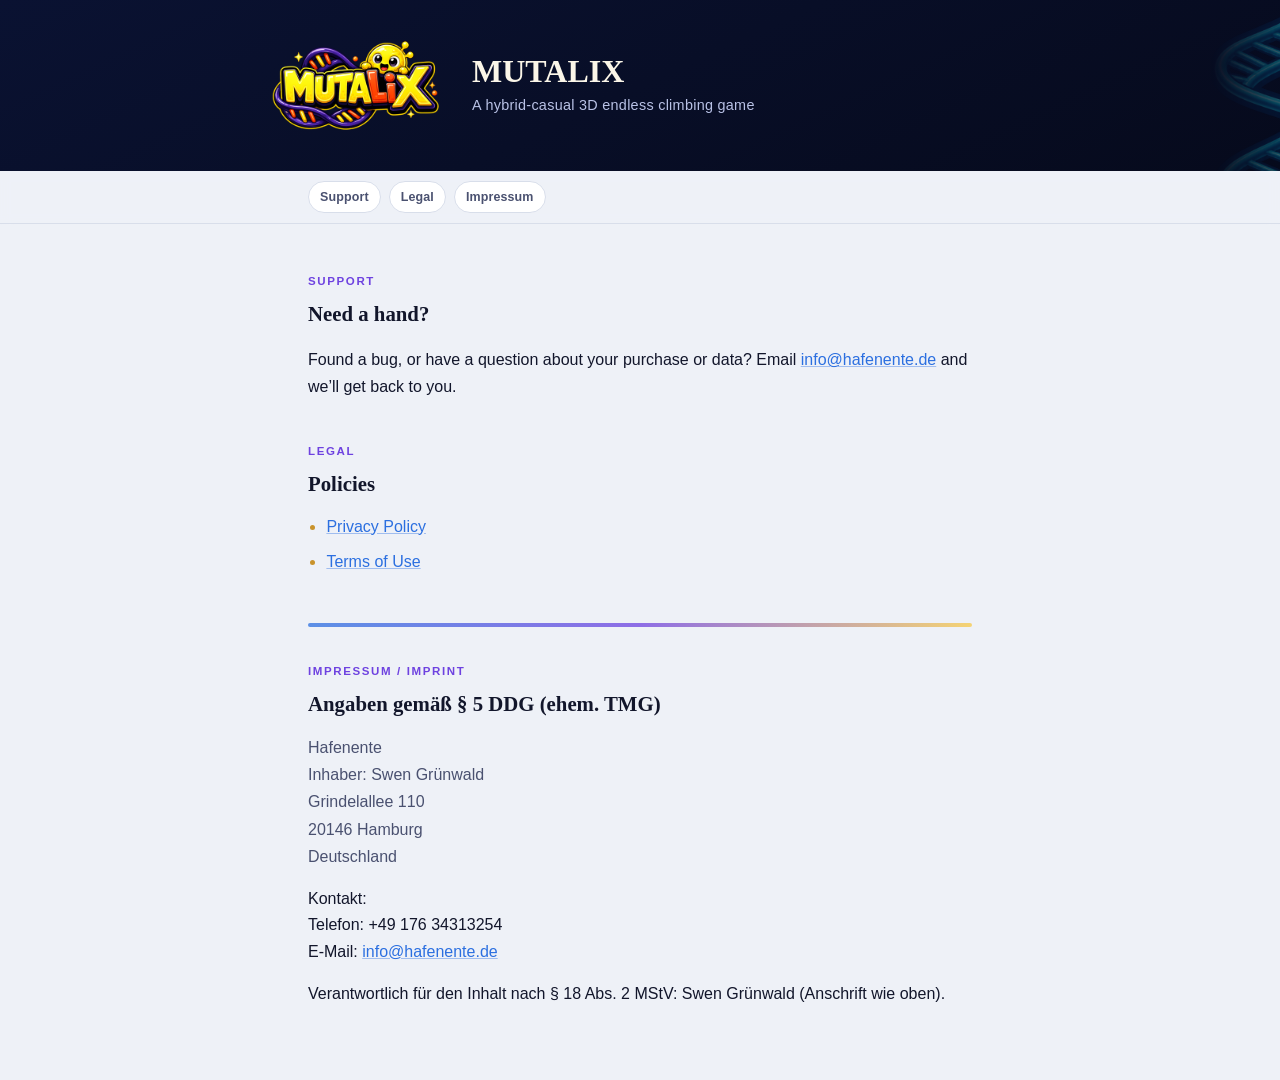
<file: index.html>
<!doctype html>
<!-- Hosted at: https://swengruenwald-dotcom.github.io/mutalix-legal/ — landing + support + Impressum -->
<html lang="en">
<head>
<meta charset="utf-8">
<meta name="viewport" content="width=device-width, initial-scale=1">
<title>MUTALIX</title>
<link rel="stylesheet" href="assets/legal.css">
</head>
<body>

<header class="band">
  <img class="helix-bleed" src="assets/dna_helix.png" alt="" aria-hidden="true">
  <div class="band-inner">
    <img class="mark" src="assets/logo_mutalix.png" alt="MUTALIX">
    <div class="titles">
      <h1>MUTALIX</h1>
      <p>A hybrid-casual 3D endless climbing game</p>
    </div>
  </div>
</header>

<nav class="jump" aria-label="Jump to section">
  <ul>
    <li><a class="pill" href="#support">Support</a></li>
    <li><a class="pill" href="#legal">Legal</a></li>
    <li><a class="pill" href="#impressum">Impressum</a></li>
  </ul>
</nav>

<main>
  <section class="record" id="support" style="margin-top:0;">
    <span class="eyebrow">Support</span>
    <h2>Need a hand?</h2>
    <p>Found a bug, or have a question about your purchase or data?
    Email <a href="mailto:info@hafenente.de">info@hafenente.de</a> and we’ll get back to you.</p>
  </section>

  <section class="record" id="legal">
    <span class="eyebrow">Legal</span>
    <h2>Policies</h2>
    <ul>
      <li><a href="privacy.html">Privacy Policy</a></li>
      <li><a href="terms.html">Terms of Use</a></li>
    </ul>
  </section>

  <div class="strand-rule" role="presentation"></div>

  <footer id="impressum">
    <section class="record" style="margin-top:0;">
      <span class="eyebrow">Impressum / Imprint</span>
      <h2>Angaben gemäß § 5 DDG (ehem. TMG)</h2>
      <address>
        Hafenente<br>
        Inhaber: Swen Grünwald<br>
        Grindelallee 110<br>
        20146 Hamburg<br>
        Deutschland
      </address>
      <p>Kontakt:<br>
      Telefon: +49 176 34313254<br>
      E-Mail: <a href="mailto:info@hafenente.de">info@hafenente.de</a></p>
      <p class="muted">Verantwortlich für den Inhalt nach § 18 Abs. 2 MStV: Swen Grünwald (Anschrift wie oben).</p>
    </section>
  </footer>
</main>

</body>
</html>
</file>
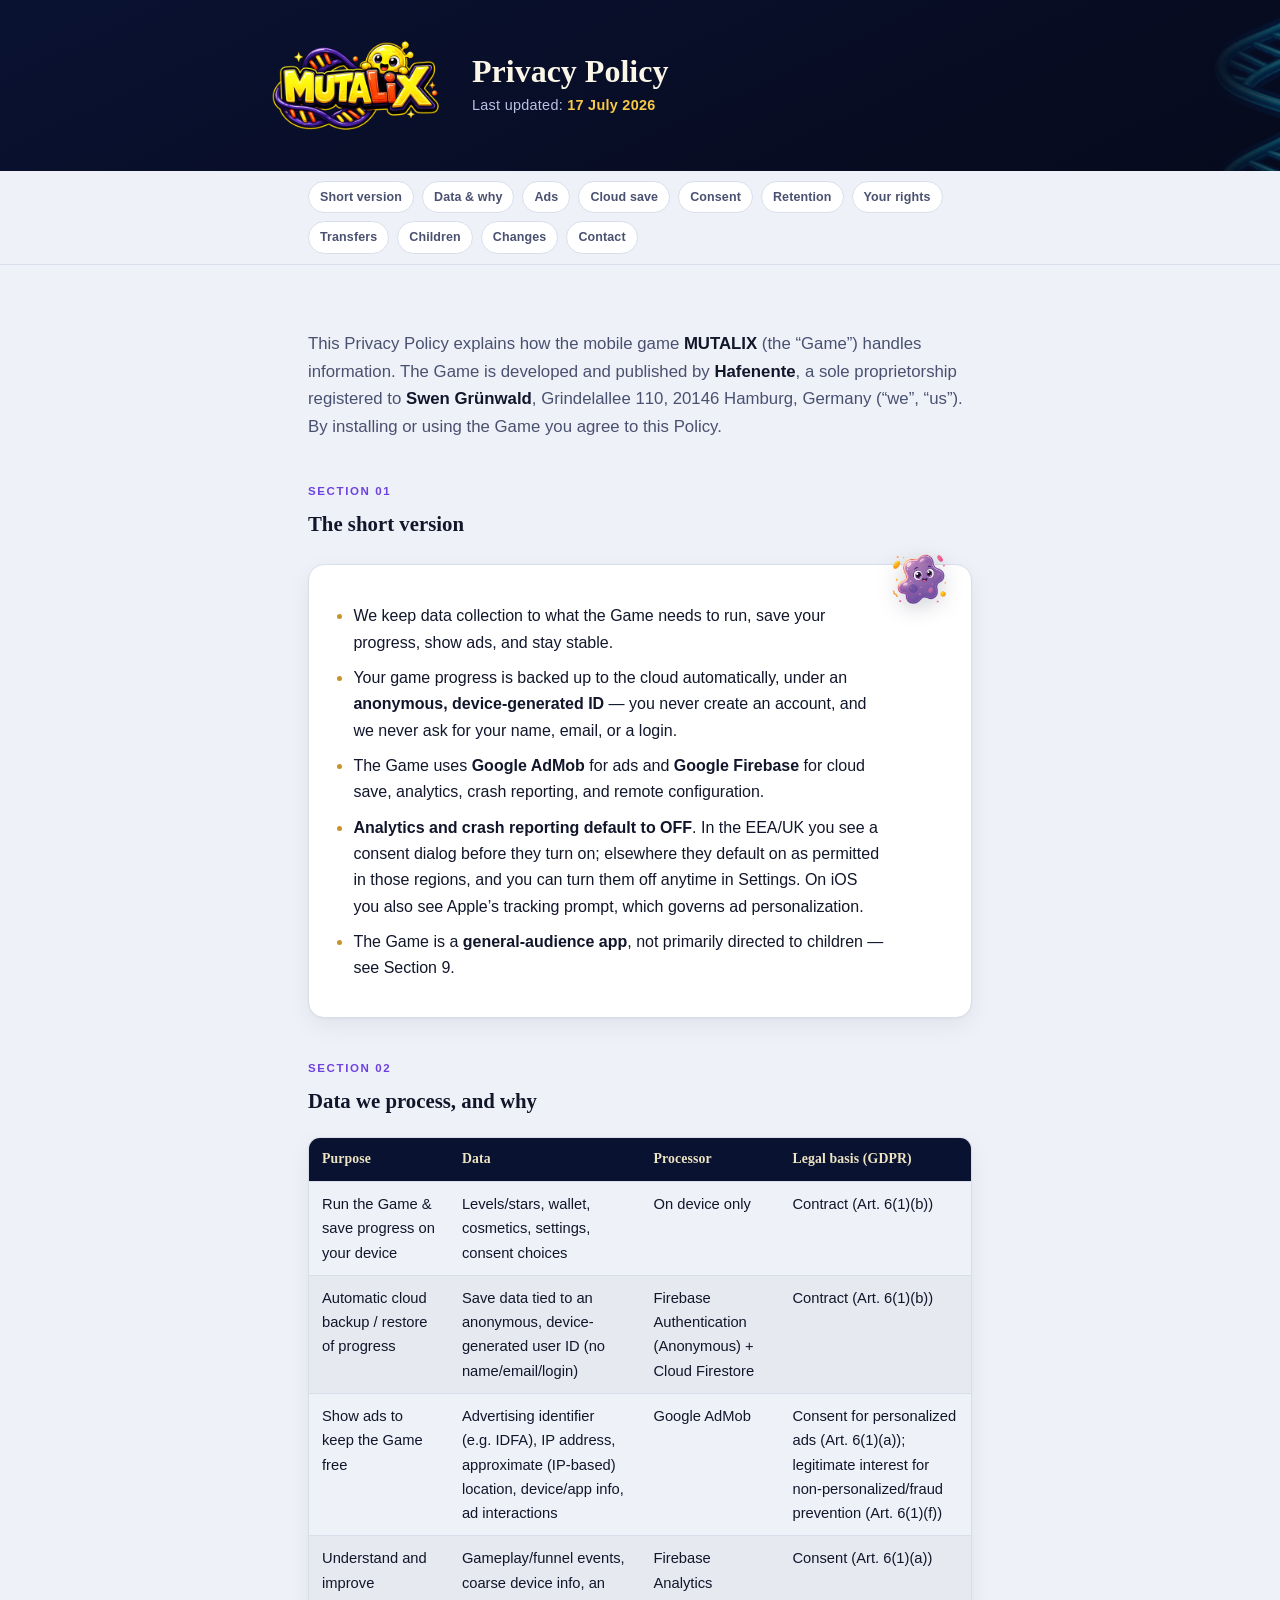
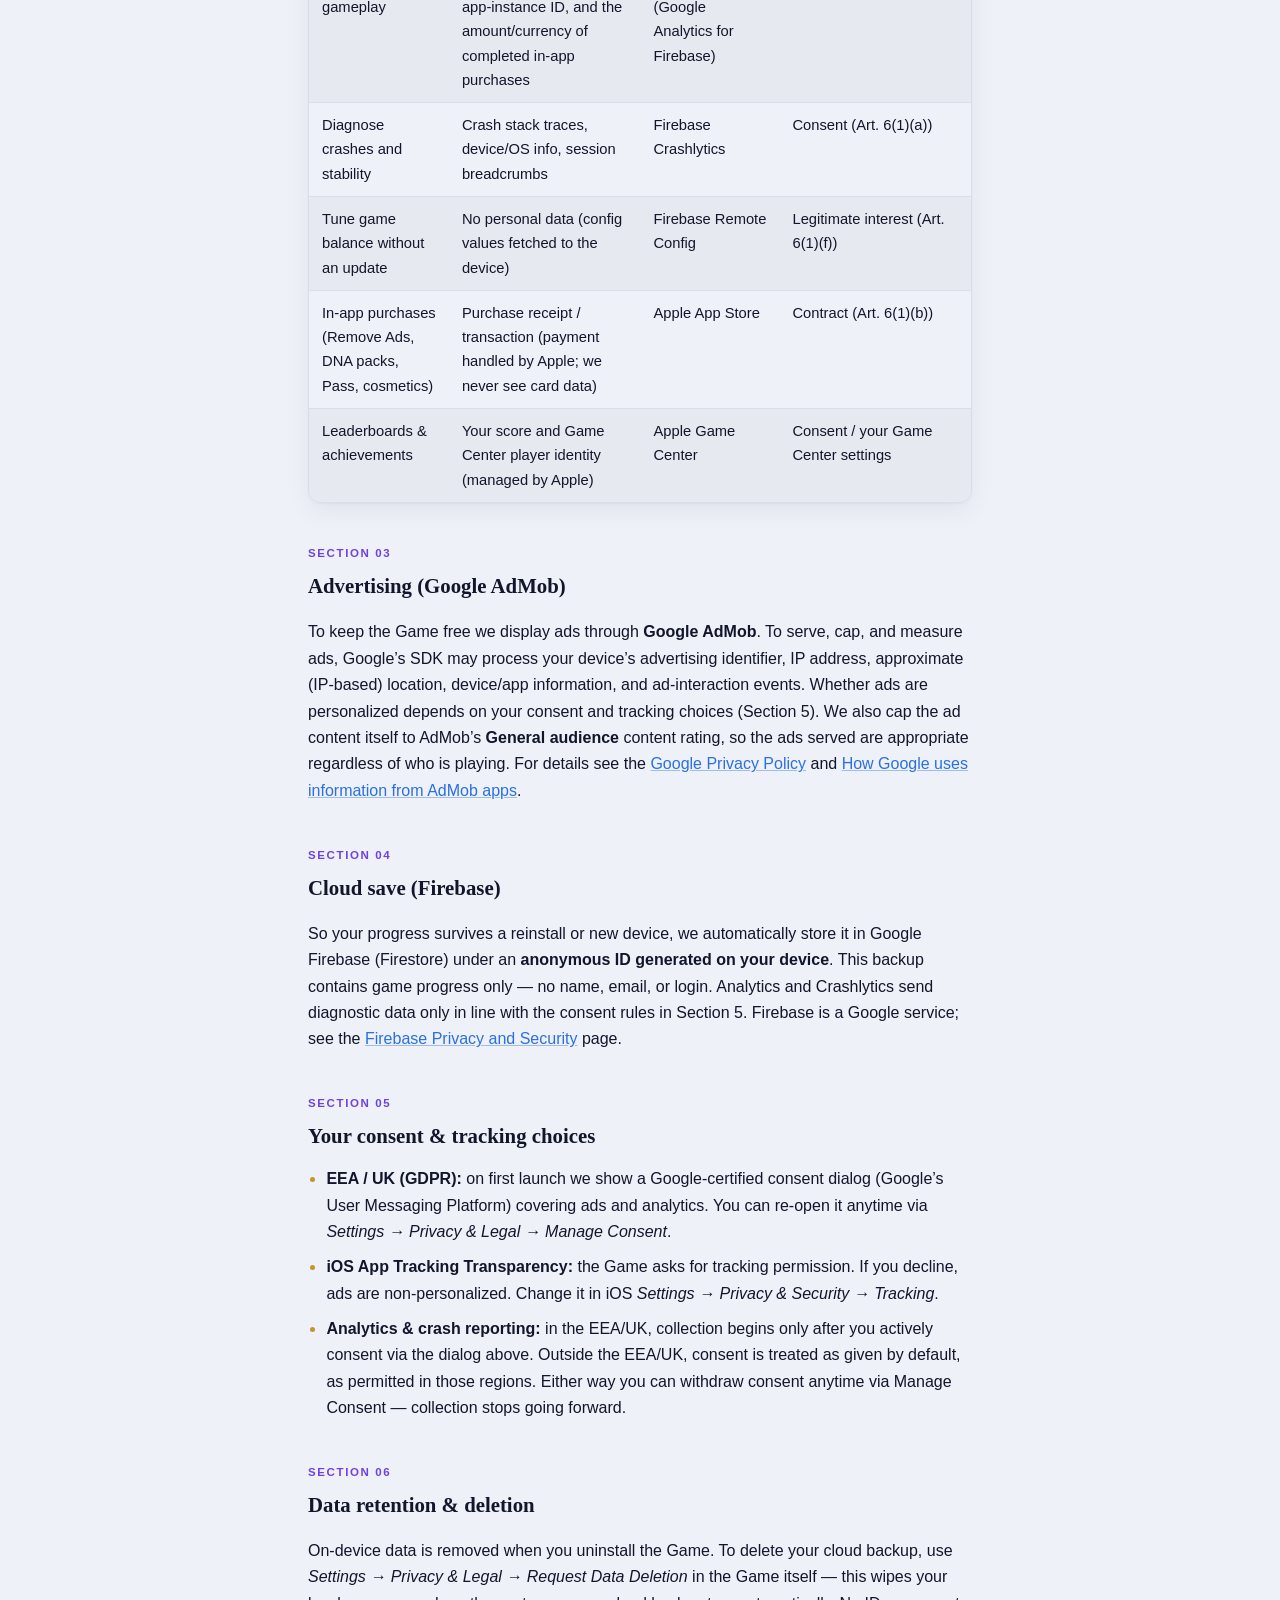
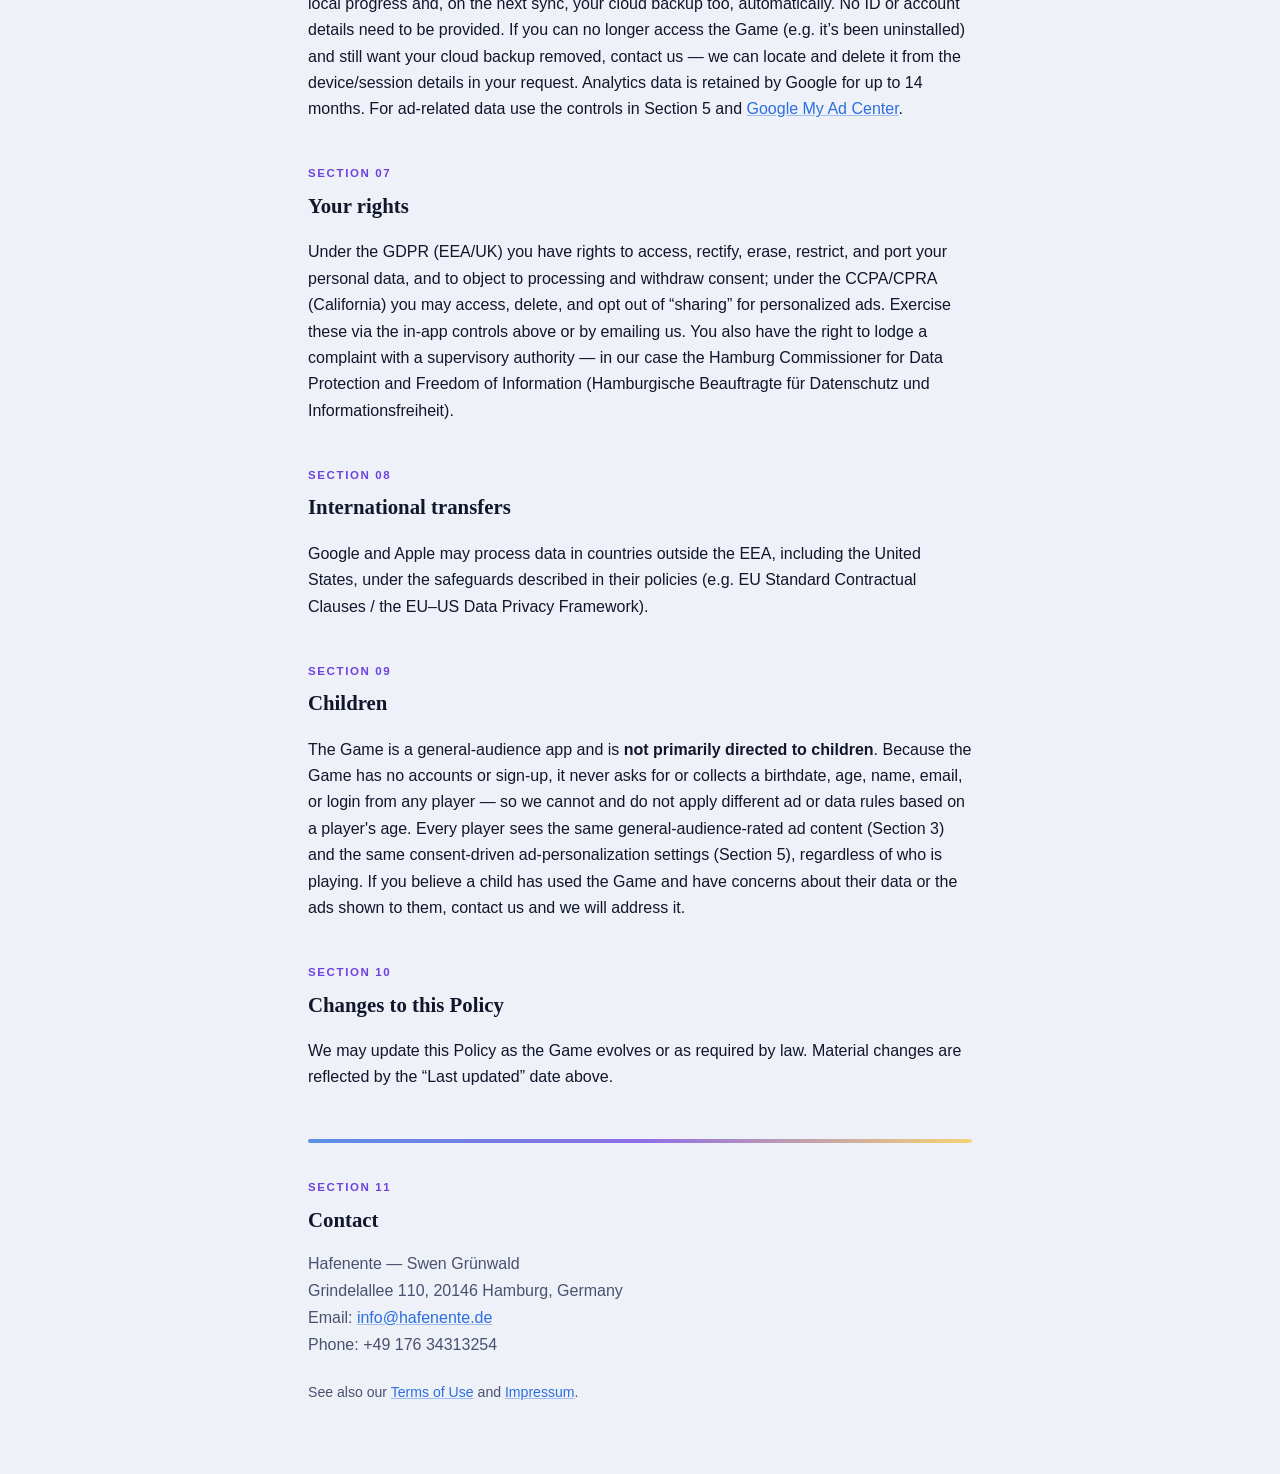
<file: privacy.html>
<!doctype html>
<!--
  Hosted at: https://swengruenwald-dotcom.github.io/mutalix-legal/privacy.html (matches ConsentManager.PrivacyUrl)
  Review with a lawyer before wide launch. Not legal advice.
-->
<html lang="en">
<head>
<meta charset="utf-8">
<meta name="viewport" content="width=device-width, initial-scale=1">
<title>MUTALIX — Privacy Policy</title>
<link rel="stylesheet" href="assets/legal.css">
</head>
<body>

<header class="band">
  <img class="helix-bleed" src="assets/dna_helix.png" alt="" aria-hidden="true">
  <div class="band-inner">
    <img class="mark" src="assets/logo_mutalix.png" alt="MUTALIX">
    <div class="titles">
      <h1>Privacy Policy</h1>
      <p>Last updated: <strong>17 July 2026</strong></p>
    </div>
  </div>
</header>

<nav class="jump" aria-label="Jump to section">
  <ul>
    <li><a class="pill" href="#short">Short version</a></li>
    <li><a class="pill" href="#data">Data &amp; why</a></li>
    <li><a class="pill" href="#ads">Ads</a></li>
    <li><a class="pill" href="#cloud">Cloud save</a></li>
    <li><a class="pill" href="#consent">Consent</a></li>
    <li><a class="pill" href="#retention">Retention</a></li>
    <li><a class="pill" href="#rights">Your rights</a></li>
    <li><a class="pill" href="#transfers">Transfers</a></li>
    <li><a class="pill" href="#children">Children</a></li>
    <li><a class="pill" href="#changes">Changes</a></li>
    <li><a class="pill" href="#contact">Contact</a></li>
  </ul>
</nav>

<main>
  <p class="lede">This Privacy Policy explains how the mobile game <strong>MUTALIX</strong> (the “Game”) handles
  information. The Game is developed and published by <strong>Hafenente</strong>, a sole proprietorship
  registered to <strong>Swen Grünwald</strong>, Grindelallee 110, 20146 Hamburg, Germany (“we”, “us”).
  By installing or using the Game you agree to this Policy.</p>

  <section class="record" id="short">
    <span class="eyebrow">Section 01</span>
    <h2>The short version</h2>
    <div class="callout">
      <img class="mascot" src="assets/mascot_cell.png" alt="" aria-hidden="true">
      <ul>
        <li>We keep data collection to what the Game needs to run, save your progress, show ads, and stay stable.</li>
        <li>Your game progress is backed up to the cloud automatically, under an <strong>anonymous,
            device-generated ID</strong> — you never create an account, and we never ask for your name, email, or
            a login.</li>
        <li>The Game uses <strong>Google AdMob</strong> for ads and <strong>Google Firebase</strong> for cloud save,
            analytics, crash reporting, and remote configuration.</li>
        <li><strong>Analytics and crash reporting default to OFF</strong>. In the EEA/UK you see a consent dialog
            before they turn on; elsewhere they default on as permitted in those regions, and you can turn them off
            anytime in Settings. On iOS you also see Apple’s tracking prompt, which governs ad personalization.</li>
        <li>The Game is a <strong>general-audience app</strong>, not primarily directed to children — see
            Section 9.</li>
      </ul>
    </div>
  </section>

  <section class="record" id="data">
    <span class="eyebrow">Section 02</span>
    <h2>Data we process, and why</h2>
    <div class="table-wrap">
      <table>
        <thead><tr><th>Purpose</th><th>Data</th><th>Processor</th><th>Legal basis (GDPR)</th></tr></thead>
        <tbody>
          <tr><td>Run the Game &amp; save progress on your device</td><td>Levels/stars, wallet, cosmetics, settings, consent choices</td><td>On device only</td><td>Contract (Art. 6(1)(b))</td></tr>
          <tr><td>Automatic cloud backup / restore of progress</td><td>Save data tied to an anonymous, device-generated user ID (no name/email/login)</td><td>Firebase Authentication (Anonymous) + Cloud Firestore</td><td>Contract (Art. 6(1)(b))</td></tr>
          <tr><td>Show ads to keep the Game free</td><td>Advertising identifier (e.g. IDFA), IP address, approximate (IP-based) location, device/app info, ad interactions</td><td>Google AdMob</td><td>Consent for personalized ads (Art. 6(1)(a)); legitimate interest for non-personalized/fraud prevention (Art. 6(1)(f))</td></tr>
          <tr><td>Understand and improve gameplay</td><td>Gameplay/funnel events, coarse device info, an app-instance ID, and the amount/currency of completed in-app purchases</td><td>Firebase Analytics (Google Analytics for Firebase)</td><td>Consent (Art. 6(1)(a))</td></tr>
          <tr><td>Diagnose crashes and stability</td><td>Crash stack traces, device/OS info, session breadcrumbs</td><td>Firebase Crashlytics</td><td>Consent (Art. 6(1)(a))</td></tr>
          <tr><td>Tune game balance without an update</td><td>No personal data (config values fetched to the device)</td><td>Firebase Remote Config</td><td>Legitimate interest (Art. 6(1)(f))</td></tr>
          <tr><td>In-app purchases (Remove Ads, DNA packs, Pass, cosmetics)</td><td>Purchase receipt / transaction (payment handled by Apple; we never see card data)</td><td>Apple App Store</td><td>Contract (Art. 6(1)(b))</td></tr>
          <tr><td>Leaderboards &amp; achievements</td><td>Your score and Game Center player identity (managed by Apple)</td><td>Apple Game Center</td><td>Consent / your Game Center settings</td></tr>
        </tbody>
      </table>
    </div>
  </section>

  <section class="record" id="ads">
    <span class="eyebrow">Section 03</span>
    <h2>Advertising (Google AdMob)</h2>
    <p>To keep the Game free we display ads through <strong>Google AdMob</strong>. To serve, cap, and measure
    ads, Google’s SDK may process your device’s advertising identifier, IP address, approximate (IP-based)
    location, device/app information, and ad-interaction events. Whether ads are personalized depends on your
    consent and tracking choices (Section 5). We also cap the ad content itself to AdMob’s <strong>General
    audience</strong> content rating, so the ads served are appropriate regardless of who is playing. For details
    see the <a href="https://policies.google.com/privacy">Google Privacy Policy</a> and
    <a href="https://support.google.com/admob/answer/6128543">How Google uses information from AdMob apps</a>.</p>
  </section>

  <section class="record" id="cloud">
    <span class="eyebrow">Section 04</span>
    <h2>Cloud save (Firebase)</h2>
    <p>So your progress survives a reinstall or new device, we automatically store it in Google Firebase
    (Firestore) under an <strong>anonymous ID generated on your device</strong>. This backup contains game
    progress only — no name, email, or login. Analytics and Crashlytics send diagnostic data only in line with
    the consent rules in Section 5. Firebase is a Google service; see the
    <a href="https://firebase.google.com/support/privacy">Firebase Privacy and Security</a> page.</p>
  </section>

  <section class="record" id="consent">
    <span class="eyebrow">Section 05</span>
    <h2>Your consent &amp; tracking choices</h2>
    <ul>
      <li><strong>EEA / UK (GDPR):</strong> on first launch we show a Google-certified consent dialog (Google’s
          User Messaging Platform) covering ads and analytics. You can re-open it anytime via
          <em>Settings → Privacy &amp; Legal → Manage Consent</em>.</li>
      <li><strong>iOS App Tracking Transparency:</strong> the Game asks for tracking permission. If you decline,
          ads are non-personalized. Change it in iOS <em>Settings → Privacy &amp; Security → Tracking</em>.</li>
      <li><strong>Analytics &amp; crash reporting:</strong> in the EEA/UK, collection begins only after you
          actively consent via the dialog above. Outside the EEA/UK, consent is treated as given by default, as
          permitted in those regions. Either way you can withdraw consent anytime via Manage Consent — collection
          stops going forward.</li>
    </ul>
  </section>

  <section class="record" id="retention">
    <span class="eyebrow">Section 06</span>
    <h2>Data retention &amp; deletion</h2>
    <p>On-device data is removed when you uninstall the Game. To delete your cloud backup, use
    <em>Settings → Privacy &amp; Legal → Request Data Deletion</em> in the Game itself — this wipes your local
    progress and, on the next sync, your cloud backup too, automatically. No ID or account details need to be
    provided. If you can no longer access the Game (e.g. it’s been uninstalled) and still want your cloud backup
    removed, contact us — we can locate and delete it from the device/session details in your request. Analytics
    data is retained by Google for up to 14 months. For ad-related data use the controls in Section 5 and
    <a href="https://myadcenter.google.com/">Google My Ad Center</a>.</p>
  </section>

  <section class="record" id="rights">
    <span class="eyebrow">Section 07</span>
    <h2>Your rights</h2>
    <p>Under the GDPR (EEA/UK) you have rights to access, rectify, erase, restrict, and port your personal data,
    and to object to processing and withdraw consent; under the CCPA/CPRA (California) you may access, delete, and
    opt out of “sharing” for personalized ads. Exercise these via the in-app controls above or by emailing us. You
    also have the right to lodge a complaint with a supervisory authority — in our case the Hamburg Commissioner
    for Data Protection and Freedom of Information (Hamburgische Beauftragte für Datenschutz und Informationsfreiheit).</p>
  </section>

  <section class="record" id="transfers">
    <span class="eyebrow">Section 08</span>
    <h2>International transfers</h2>
    <p>Google and Apple may process data in countries outside the EEA, including the United States, under the
    safeguards described in their policies (e.g. EU Standard Contractual Clauses / the EU–US Data Privacy Framework).</p>
  </section>

  <section class="record" id="children">
    <span class="eyebrow">Section 09</span>
    <h2>Children</h2>
    <p>The Game is a general-audience app and is <strong>not primarily directed to children</strong>. Because the
    Game has no accounts or sign-up, it never asks for or collects a birthdate, age, name, email, or login from
    any player — so we cannot and do not apply different ad or data rules based on a player's age. Every player
    sees the same general-audience-rated ad content (Section 3) and the same consent-driven ad-personalization
    settings (Section 5), regardless of who is playing. If you believe a child has used the Game and have
    concerns about their data or the ads shown to them, contact us and we will address it.</p>
  </section>

  <section class="record" id="changes">
    <span class="eyebrow">Section 10</span>
    <h2>Changes to this Policy</h2>
    <p>We may update this Policy as the Game evolves or as required by law. Material changes are reflected by the
    “Last updated” date above.</p>
  </section>

  <div class="strand-rule" role="presentation"></div>

  <footer id="contact">
    <section class="record" style="margin-top:0;">
      <span class="eyebrow">Section 11</span>
      <h2>Contact</h2>
      <address>
        Hafenente — Swen Grünwald<br>
        Grindelallee 110, 20146 Hamburg, Germany<br>
        Email: <a href="mailto:info@hafenente.de">info@hafenente.de</a><br>
        Phone: +49 176 34313254
      </address>
    </section>
    <p class="see-also muted">See also our <a href="terms.html">Terms of Use</a> and <a href="index.html">Impressum</a>.</p>
  </footer>
</main>

</body>
</html>
</file>
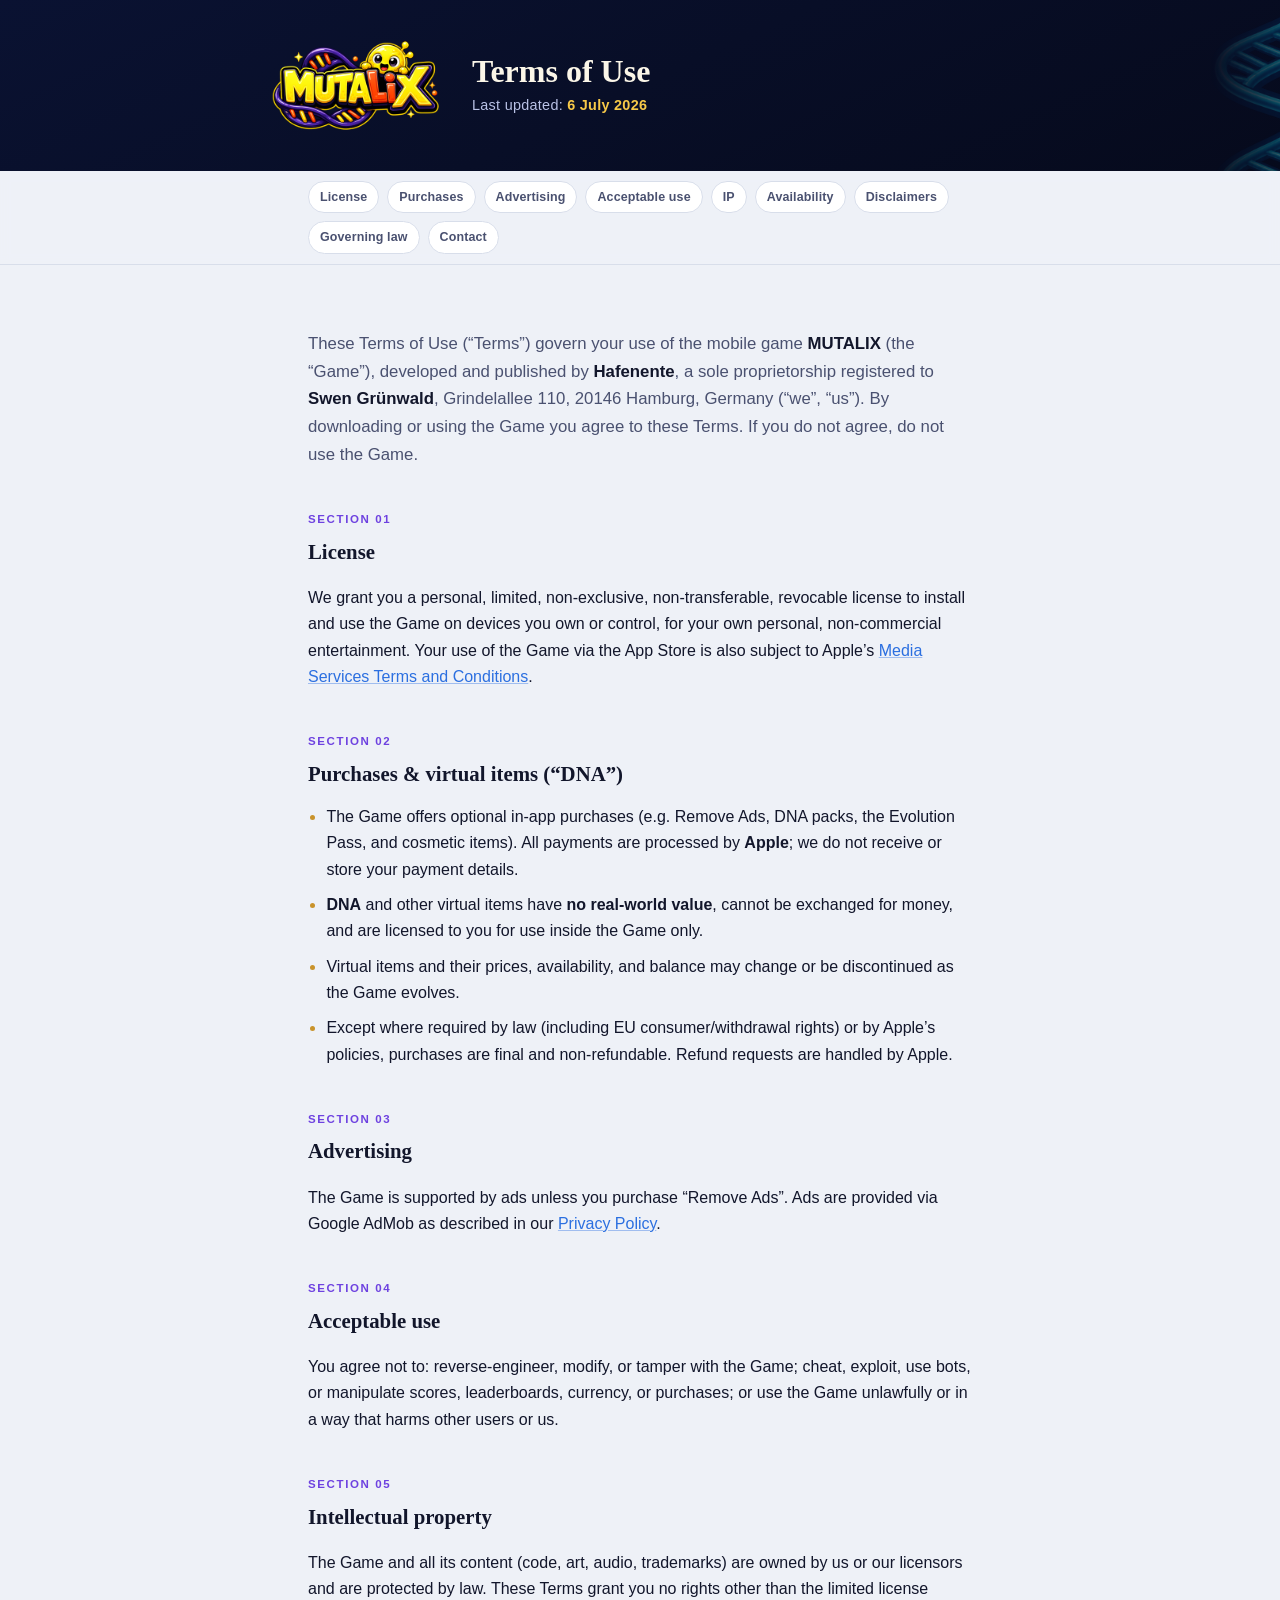
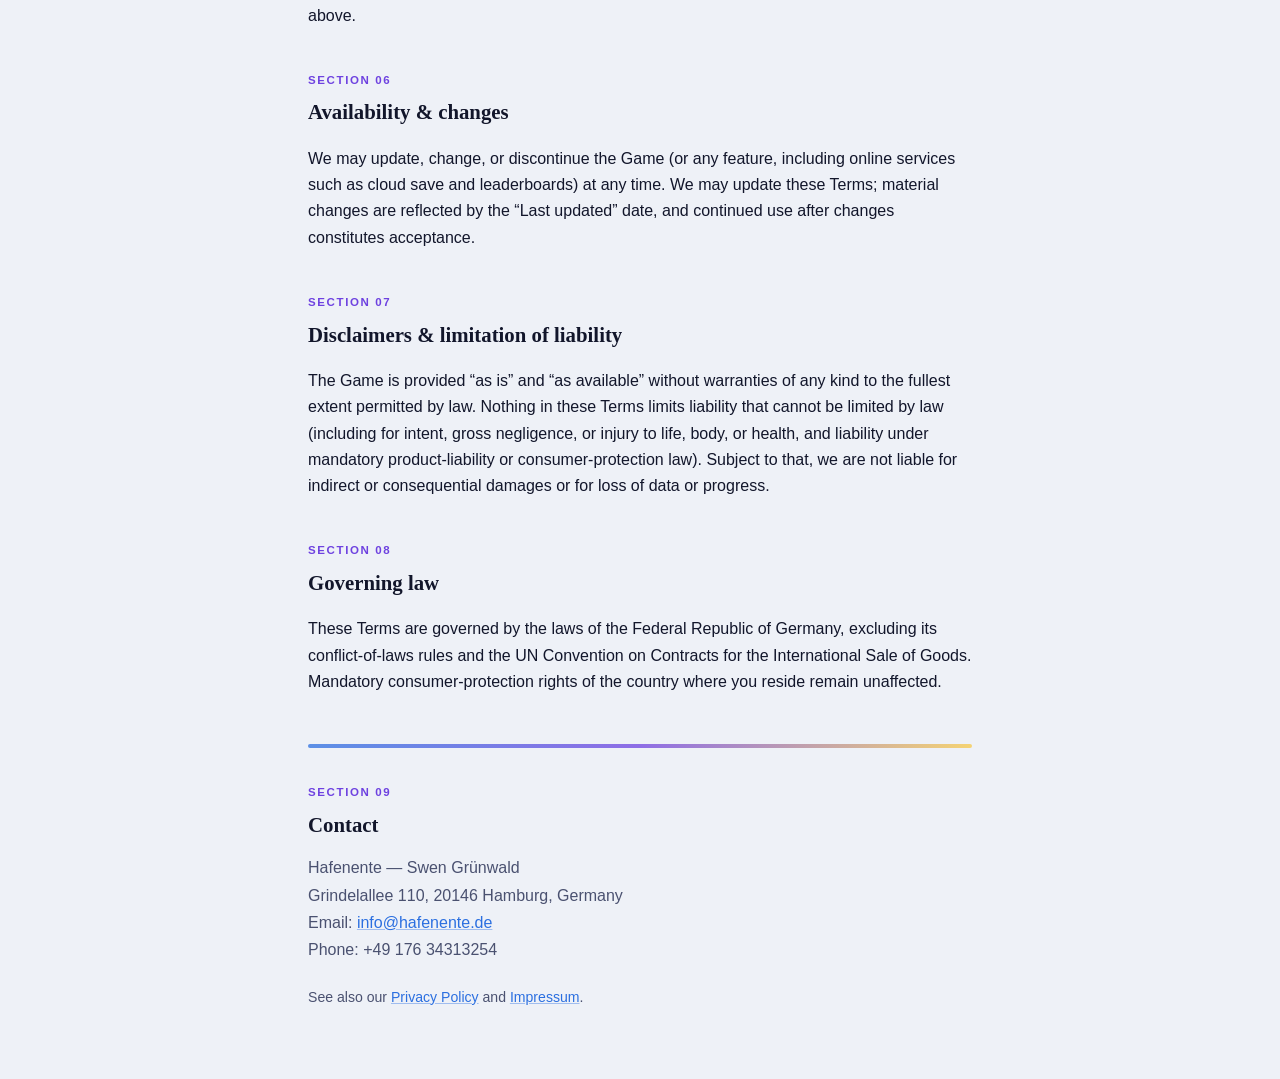
<file: terms.html>
<!doctype html>
<!--
  Hosted at: https://swengruenwald-dotcom.github.io/mutalix-legal/terms.html (matches ConsentManager.TermsUrl)
  Review with a lawyer before wide launch. Not legal advice.
-->
<html lang="en">
<head>
<meta charset="utf-8">
<meta name="viewport" content="width=device-width, initial-scale=1">
<title>MUTALIX — Terms of Use</title>
<link rel="stylesheet" href="assets/legal.css">
</head>
<body>

<header class="band">
  <img class="helix-bleed" src="assets/dna_helix.png" alt="" aria-hidden="true">
  <div class="band-inner">
    <img class="mark" src="assets/logo_mutalix.png" alt="MUTALIX">
    <div class="titles">
      <h1>Terms of Use</h1>
      <p>Last updated: <strong>6 July 2026</strong></p>
    </div>
  </div>
</header>

<nav class="jump" aria-label="Jump to section">
  <ul>
    <li><a class="pill" href="#license">License</a></li>
    <li><a class="pill" href="#purchases">Purchases</a></li>
    <li><a class="pill" href="#ads">Advertising</a></li>
    <li><a class="pill" href="#use">Acceptable use</a></li>
    <li><a class="pill" href="#ip">IP</a></li>
    <li><a class="pill" href="#availability">Availability</a></li>
    <li><a class="pill" href="#disclaimers">Disclaimers</a></li>
    <li><a class="pill" href="#law">Governing law</a></li>
    <li><a class="pill" href="#contact">Contact</a></li>
  </ul>
</nav>

<main>
  <p class="lede">These Terms of Use (“Terms”) govern your use of the mobile game <strong>MUTALIX</strong> (the “Game”),
  developed and published by <strong>Hafenente</strong>, a sole proprietorship registered to
  <strong>Swen Grünwald</strong>, Grindelallee 110, 20146 Hamburg, Germany (“we”, “us”). By downloading or
  using the Game you agree to these Terms. If you do not agree, do not use the Game.</p>

  <section class="record" id="license">
    <span class="eyebrow">Section 01</span>
    <h2>License</h2>
    <p>We grant you a personal, limited, non-exclusive, non-transferable, revocable license to install and use
    the Game on devices you own or control, for your own personal, non-commercial entertainment. Your use of the
    Game via the App Store is also subject to Apple’s
    <a href="https://www.apple.com/legal/internet-services/itunes/">Media Services Terms and Conditions</a>.</p>
  </section>

  <section class="record" id="purchases">
    <span class="eyebrow">Section 02</span>
    <h2>Purchases &amp; virtual items (“DNA”)</h2>
    <ul>
      <li>The Game offers optional in-app purchases (e.g. Remove Ads, DNA packs, the Evolution Pass, and cosmetic
          items). All payments are processed by <strong>Apple</strong>; we do not receive or store your payment details.</li>
      <li><strong>DNA</strong> and other virtual items have <strong>no real-world value</strong>, cannot be exchanged
          for money, and are licensed to you for use inside the Game only.</li>
      <li>Virtual items and their prices, availability, and balance may change or be discontinued as the Game evolves.</li>
      <li>Except where required by law (including EU consumer/withdrawal rights) or by Apple’s policies, purchases are
          final and non-refundable. Refund requests are handled by Apple.</li>
    </ul>
  </section>

  <section class="record" id="ads">
    <span class="eyebrow">Section 03</span>
    <h2>Advertising</h2>
    <p>The Game is supported by ads unless you purchase “Remove Ads”. Ads are provided via Google AdMob as described
    in our <a href="privacy.html">Privacy Policy</a>.</p>
  </section>

  <section class="record" id="use">
    <span class="eyebrow">Section 04</span>
    <h2>Acceptable use</h2>
    <p>You agree not to: reverse-engineer, modify, or tamper with the Game; cheat, exploit, use bots, or manipulate
    scores, leaderboards, currency, or purchases; or use the Game unlawfully or in a way that harms other users or us.</p>
  </section>

  <section class="record" id="ip">
    <span class="eyebrow">Section 05</span>
    <h2>Intellectual property</h2>
    <p>The Game and all its content (code, art, audio, trademarks) are owned by us or our licensors and are protected
    by law. These Terms grant you no rights other than the limited license above.</p>
  </section>

  <section class="record" id="availability">
    <span class="eyebrow">Section 06</span>
    <h2>Availability &amp; changes</h2>
    <p>We may update, change, or discontinue the Game (or any feature, including online services such as cloud save
    and leaderboards) at any time. We may update these Terms; material changes are reflected by the “Last updated”
    date, and continued use after changes constitutes acceptance.</p>
  </section>

  <section class="record" id="disclaimers">
    <span class="eyebrow">Section 07</span>
    <h2>Disclaimers &amp; limitation of liability</h2>
    <p>The Game is provided “as is” and “as available” without warranties of any kind to the fullest extent permitted
    by law. Nothing in these Terms limits liability that cannot be limited by law (including for intent, gross
    negligence, or injury to life, body, or health, and liability under mandatory product-liability or consumer-protection
    law). Subject to that, we are not liable for indirect or consequential damages or for loss of data or progress.</p>
  </section>

  <section class="record" id="law">
    <span class="eyebrow">Section 08</span>
    <h2>Governing law</h2>
    <p>These Terms are governed by the laws of the Federal Republic of Germany, excluding its conflict-of-laws rules
    and the UN Convention on Contracts for the International Sale of Goods. Mandatory consumer-protection rights of the
    country where you reside remain unaffected.</p>
  </section>

  <div class="strand-rule" role="presentation"></div>

  <footer id="contact">
    <section class="record" style="margin-top:0;">
      <span class="eyebrow">Section 09</span>
      <h2>Contact</h2>
      <address>
        Hafenente — Swen Grünwald<br>
        Grindelallee 110, 20146 Hamburg, Germany<br>
        Email: <a href="mailto:info@hafenente.de">info@hafenente.de</a><br>
        Phone: +49 176 34313254
      </address>
    </section>
    <p class="see-also muted">See also our <a href="privacy.html">Privacy Policy</a> and <a href="index.html">Impressum</a>.</p>
  </footer>
</main>

</body>
</html>
</file>
<file: assets/legal.css>
:root {
  --paper: #EEF1F7;
  --paper-card: #FFFFFF;
  --ink: #12162B;
  --ink-soft: #4A5170;
  --navy: #0A1232;
  --navy-deep: #060A1C;
  --gold: #C9932B;
  --gold-bg: #F7C948;
  --blue: #2B6FE0;
  --violet: #6E42E0;
  --border: #D8DEEA;
  --shadow: 0 1px 2px rgba(10, 18, 50, 0.04), 0 8px 24px rgba(10, 18, 50, 0.06);
}
:root[data-theme="dark"] {
  --paper: #0A1232;
  --paper-card: #121A3B;
  --ink: #E8EAF6;
  --ink-soft: #A7AFCC;
  --navy: #060A1C;
  --navy-deep: #040714;
  --gold: #F7C948;
  --gold-bg: #F7C948;
  --blue: #7CB0FF;
  --violet: #B79CFF;
  --border: #262F55;
  --shadow: 0 1px 2px rgba(0, 0, 0, 0.3), 0 12px 28px rgba(0, 0, 0, 0.35);
}
@media (prefers-color-scheme: dark) {
  :root:not([data-theme="light"]) {
    --paper: #0A1232;
    --paper-card: #121A3B;
    --ink: #E8EAF6;
    --ink-soft: #A7AFCC;
    --navy: #060A1C;
    --navy-deep: #040714;
    --gold: #F7C948;
    --gold-bg: #F7C948;
    --blue: #7CB0FF;
    --violet: #B79CFF;
    --border: #262F55;
    --shadow: 0 1px 2px rgba(0, 0, 0, 0.3), 0 12px 28px rgba(0, 0, 0, 0.35);
  }
}

* { box-sizing: border-box; }
html { -webkit-text-size-adjust: 100%; }
body {
  margin: 0;
  background: var(--paper);
  color: var(--ink);
  font-family: -apple-system, "Segoe UI", Roboto, "Helvetica Neue", Arial, sans-serif;
  line-height: 1.65;
}
a { color: var(--blue); text-decoration-color: color-mix(in srgb, var(--blue) 40%, transparent); }
a:hover { text-decoration-thickness: 2px; }
a:focus-visible, button:focus-visible, .pill:focus-visible {
  outline: 2px solid var(--gold-bg); outline-offset: 2px; border-radius: 4px;
}
code { background: color-mix(in srgb, var(--ink) 6%, transparent); padding: 1px 6px; border-radius: 4px; font-size: 0.92em; }
h1, h2 {
  font-family: ui-serif, "Iowan Old Style", "Palatino Linotype", "Noto Serif", Georgia, serif;
  text-wrap: balance;
  color: var(--ink);
}
.muted { color: var(--ink-soft); }

/* ---------- Header band ---------- */
.band {
  position: relative;
  overflow: hidden;
  background: linear-gradient(155deg, var(--navy) 0%, var(--navy-deep) 100%);
  padding: 30px clamp(20px, 6vw, 48px);
}
.band-inner {
  position: relative;
  z-index: 2;
  max-width: 760px;
  margin: 0 auto;
  display: flex;
  align-items: center;
  gap: 22px;
  flex-wrap: wrap;
}
.band img.mark { width: min(190px, 42vw); height: auto; display: block; flex-shrink: 0; }
.band .titles { min-width: 0; }
.band h1 { margin: 0 0 4px; font-size: clamp(1.5rem, 4vw, 2rem); color: #FBF6E8; line-height: 1.15; }
.band .titles p { margin: 0; color: #B9C2E6; font-size: 0.9rem; letter-spacing: 0.02em; }
.band .titles p strong { color: var(--gold-bg); font-weight: 700; }
.helix-bleed {
  position: absolute;
  right: -6%;
  top: 50%;
  transform: translateY(-50%);
  height: 145%;
  width: auto;
  opacity: 0.34;
  -webkit-mask-image: linear-gradient(to left, black 45%, transparent 92%);
  mask-image: linear-gradient(to left, black 45%, transparent 92%);
  z-index: 1;
  pointer-events: none;
}

/* ---------- Jump nav ---------- */
nav.jump {
  position: sticky;
  top: 0;
  z-index: 10;
  background: color-mix(in srgb, var(--paper) 88%, transparent);
  backdrop-filter: blur(6px);
  border-bottom: 1px solid var(--border);
}
nav.jump ul {
  max-width: 760px;
  margin: 0 auto;
  padding: 10px clamp(20px, 6vw, 48px);
  list-style: none;
  display: flex;
  gap: 8px;
  flex-wrap: wrap;
}
nav.jump a.pill {
  display: inline-block;
  font-size: 0.78rem;
  font-weight: 600;
  letter-spacing: 0.01em;
  color: var(--ink-soft);
  text-decoration: none;
  padding: 5px 11px;
  border-radius: 999px;
  border: 1px solid var(--border);
  background: var(--paper-card);
  transition: color 0.15s, border-color 0.15s, background 0.15s;
}
nav.jump a.pill:hover { color: var(--ink); border-color: var(--blue); }

/* ---------- Main column ---------- */
main { max-width: 760px; margin: 0 auto; padding: clamp(28px, 6vw, 48px); }
.lede {
  font-size: 1.05rem;
  color: var(--ink-soft);
  max-width: 42em;
}
.lede strong { color: var(--ink); }

section.record { margin-top: 2.6em; }
.eyebrow {
  display: block;
  font-family: -apple-system, "Segoe UI", Roboto, sans-serif;
  font-size: 0.72rem;
  font-weight: 700;
  letter-spacing: 0.14em;
  text-transform: uppercase;
  color: var(--violet);
  margin-bottom: 0.5em;
}
section.record h2 { font-size: 1.3rem; margin: 0 0 0.6em; }
section.record p, section.record li { color: var(--ink); }
section.record ul { padding-left: 1.15em; margin: 0.8em 0; }
section.record li { margin-bottom: 0.55em; }
section.record li::marker { color: var(--gold); }

/* ---------- Callout card ---------- */
.callout {
  position: relative;
  background: var(--paper-card);
  border: 1px solid var(--border);
  border-radius: 16px;
  padding: 26px 26px 22px;
  box-shadow: var(--shadow);
  margin-top: 1.4em;
}
.callout img.mascot {
  position: absolute;
  top: -18px;
  right: 20px;
  width: 64px;
  height: 64px;
  filter: drop-shadow(0 6px 10px rgba(10,18,50,0.18));
}
.callout ul { padding-right: 60px; }

/* ---------- Table ---------- */
.table-wrap {
  overflow-x: auto;
  border: 1px solid var(--border);
  border-radius: 12px;
  margin: 1.2em 0;
  box-shadow: var(--shadow);
}
table { border-collapse: collapse; width: 100%; font-size: 0.92rem; min-width: 640px; }
th, td { padding: 10px 13px; text-align: left; vertical-align: top; border-bottom: 1px solid var(--border); }
thead th {
  background: var(--navy);
  color: #EDE4C2;
  font-family: ui-serif, "Iowan Old Style", Georgia, serif;
  font-weight: 600;
  font-size: 0.86rem;
  letter-spacing: 0.01em;
  white-space: nowrap;
}
tbody tr:nth-child(even) { background: color-mix(in srgb, var(--ink) 3%, transparent); }
tbody tr:last-child td { border-bottom: none; }

/* ---------- Strand rule (DNA motif, CSS-drawn) ---------- */
.strand-rule {
  height: 4px;
  border-radius: 999px;
  margin: 3em 0 2.2em;
  background: linear-gradient(90deg, var(--blue), var(--violet), var(--gold-bg));
  opacity: 0.75;
}

footer { padding-bottom: 8px; }
footer address { font-style: normal; color: var(--ink-soft); line-height: 1.7; }
footer .see-also { margin-top: 1.6em; font-size: 0.88rem; }

@media (prefers-reduced-motion: reduce) {
  * { transition: none !important; }
}
</file>
